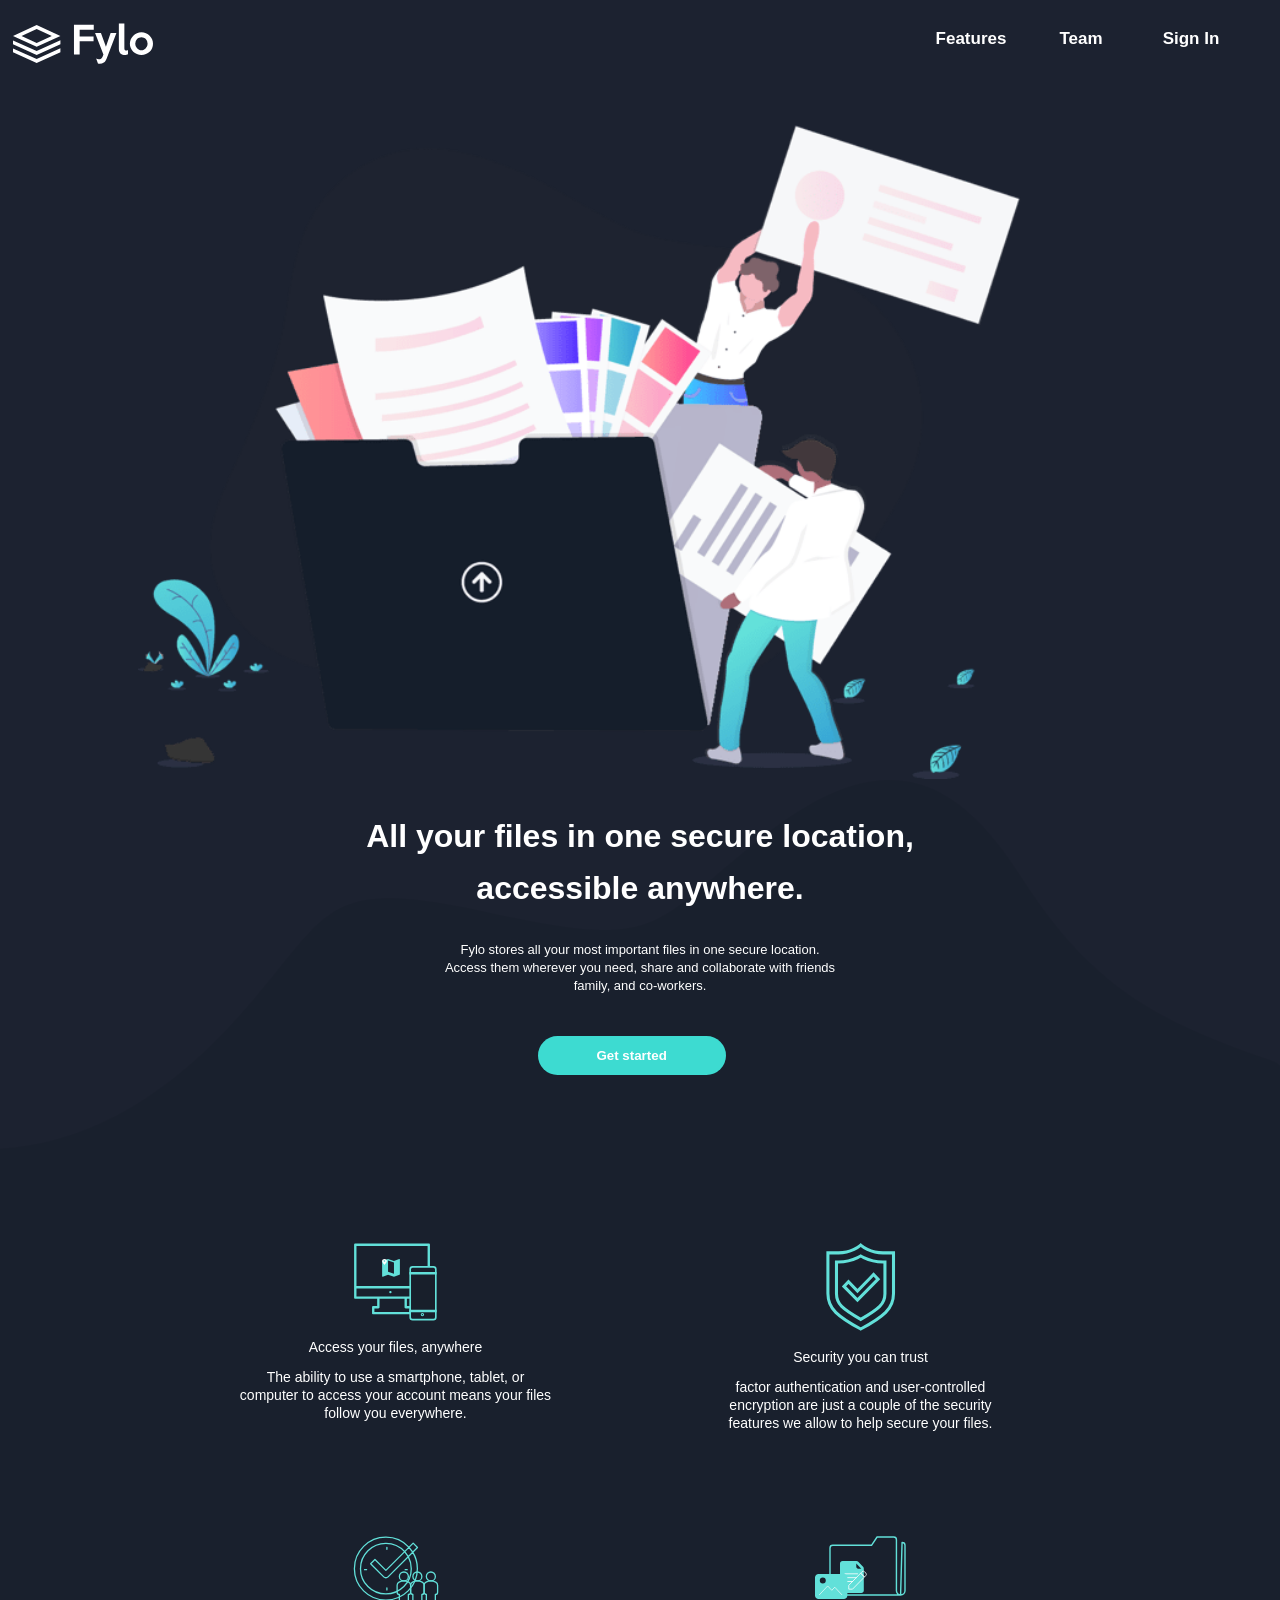
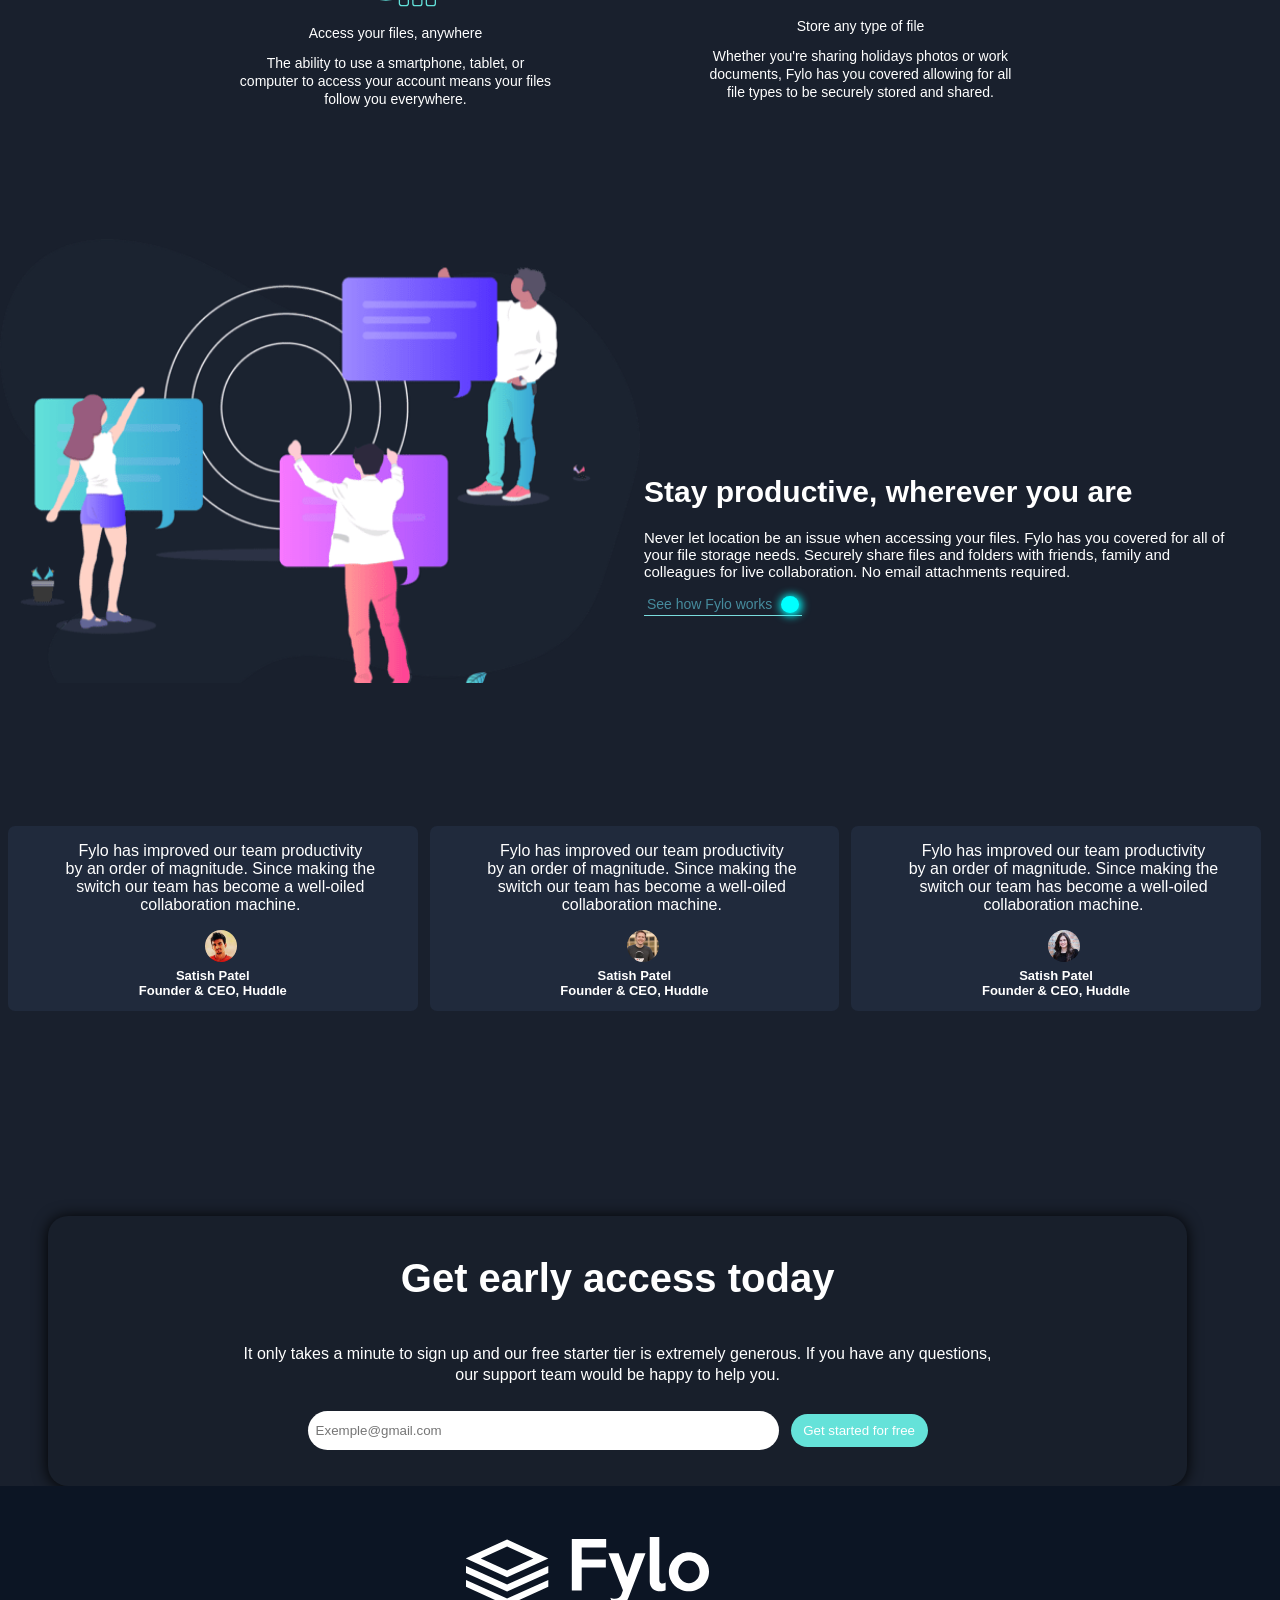
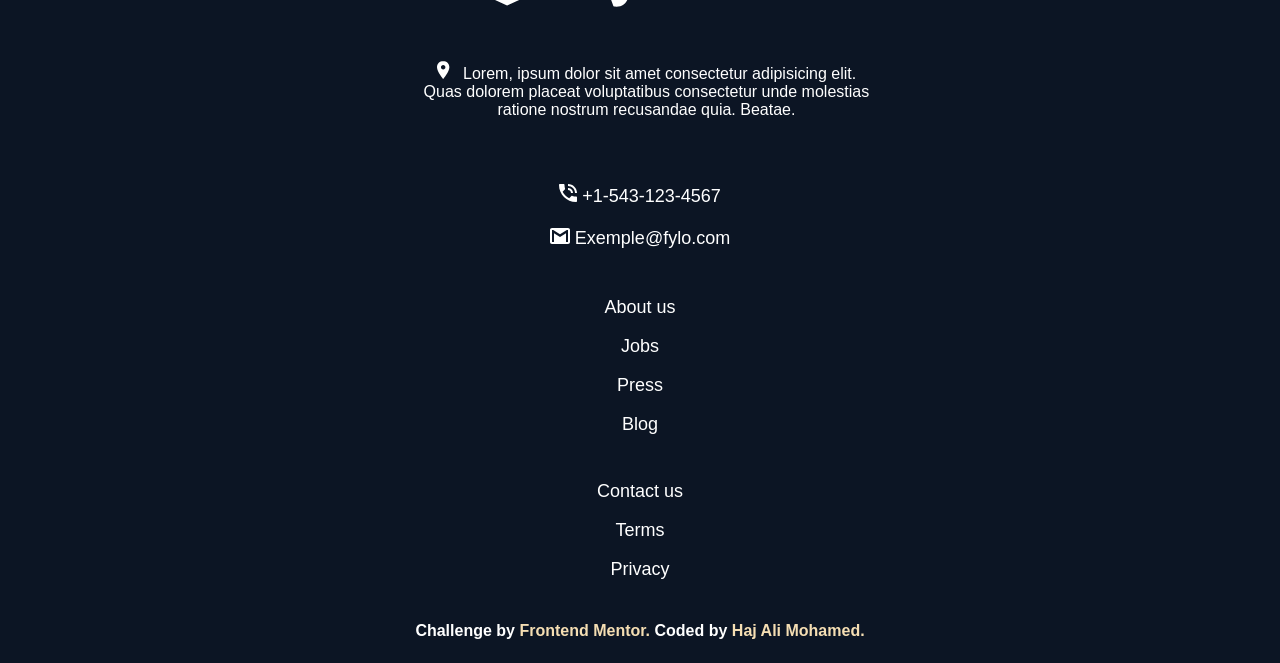
<file: index.html>
<!DOCTYPE html>
<head>
<meta charset="UTF-8">
<meta name="viewport" content="width=device-width, initial-scale=1.0">
<title>  Forth Project </title>
<link rel="stylesheet" href="https://unpkg.com/aos@next/dist/aos.css" />
<link rel="stylesheet" href="css4.css">
</head>
<body>
<div class="head" >
    <span> <img src="logo.svg" class="img1"  data-aos="fade-right" > </span>
    <span><img src="icons8-menu-48.png" class="img2" id="icon"  data-aos="fade-right" > </span>
<nav  data-aos="fade-right">
<ul id="nav"  >
<li> <a href="#"> Features </a> </li>
<li> <a href="#">Team</a> </li>
<li> <a href="#"> Sign In </a> </li>
</ul>
</nav>
</div>

<div class="secondDiv" >   

<img src="illustration-intro.png"  data-aos="fade-down" >
<h1 class="p1"  data-aos="fade-right" >  All your files in one secure location,   </h1>
<h1 class="p2" data-aos="fade-right">  accessible anywhere.    </h1>
<p class="p3" data-aos="fade-right"> Fylo stores all your most important files in one secure location.  </p>
<p class="p4" data-aos="fade-right"> Access them wherever you need, share and collaborate with friends </p>
<p class="p5" data-aos="fade-right"> family, and co-workers. </p>
<form>
<input type="button" value="Get started"  data-aos="fade-right">
</form>
<img src="bg-curvy-desktop.svg" class="img2">
</div>

<div class="thirdDiv">
<div class="bloc1"  data-aos="fade-down"> 
 <img src="icon-access-anywhere.svg">
 <p class="p1"> Access your files, anywhere </p>
 <p class="p2">The ability to use a smartphone, tablet, or </p>
 <p class="p3">computer to access your account means your files</p>
<p class="p4">follow you everywhere. </p>
</div>
<div class="bloc1"  data-aos="fade-down" > 
    <img src="icon-security.svg">
    <p  class="p1"> Security you can trust </p>
    <p class="p2">factor authentication and user-controlled  </p>
    <p class="p3">encryption are just a couple of the security </p>
   <p class="p4">features we allow to help secure your files. </p>
</div>


</div>


<div class="forthDiv">

<div class="bloc2" data-aos="fade-down"> 
    <img src="icon-collaboration.svg">
    <p class="p1"> Access your files, anywhere </p>
    <p class="p2">The ability to use a smartphone, tablet, or </p>
    <p class="p3">computer to access your account means your files</p>
   <p class="p4">follow you everywhere. </p>
</div>
<div class="bloc2" data-aos="fade-down"> 
    <img src="icon-any-file.svg">
    <p class="p1"> Store any type of file </p>
    <p class="p2">Whether you're sharing holidays photos or work </p>
    <p class="p3">documents, Fylo has you covered allowing for all</p>
   <p class="p4">file types to be securely stored and shared.  </p>
</div>

</div>


<div class="fifthDiv">
<img src="illustration-stay-productive.png" class="imgg" data-aos="fade-down">
<div class="bloc3" data-aos="fade-right">
    <h1> Stay productive, wherever you are</h1>
    <p>Never let location be an issue when accessing your files. Fylo has you  covered for all of your file storage needs.
    Securely share files and folders with friends, family and colleagues for live  collaboration. No email attachments required. </p>
    <a href="#"> See how Fylo works <input type="button" > </a>
    </div>

</div>

<div class="sDiv">

<div class="block" data-aos="fade-up"> <p data-aos="fade-right">  Fylo has improved our team productivity<br> by an order of magnitude. Since making the<br> switch our team has become a well-oiled<br> collaboration machine.</p> 
    <img src="profile-1.jpg" data-aos="fade-right">
    <h3 data-aos="fade-right" >Satish Patel <br> Founder & CEO, Huddle </h3>
</div>
<div class="block" data-aos="fade-up"> <p data-aos="fade-right">  Fylo has improved our team productivity<br> by an order of magnitude. Since making the<br> switch our team has become a well-oiled<br> collaboration machine.</p>
    <img src="profile-2.jpg" data-aos="fade-right">
    <h3 data-aos="fade-right">Satish Patel <br> Founder & CEO, Huddle </h3>
</div>
<div class="block" data-aos="fade-up"> <p data-aos="fade-right">  Fylo has improved our team productivity<br> by an order of magnitude. Since making the<br> switch our team has become a well-oiled<br> collaboration machine.</p>
    <img src="profile-3.jpg" data-aos="fade-right"> 
    <h3 data-aos="fade-right" >Satish Patel <br> Founder & CEO, Huddle </h3> 
</div>



<div class="block2" data-aos="fade-right">
    <h1> Get early access today </h1>
    <p class="p1"> It only takes a minute to sign up and our free starter tier is extremely generous. If you have any questions, </p>
    <p class="p2">our support team would be happy to help you. </p>
    <input type="email" placeholder="Exemple@gmail.com" class="input1">
    <input type="button" value="Get started for free" class="input2">
    </div>

</div>


<footer>
<img src="logo.svg" class="logo" data-aos="fade-up">

<div class="container" data-aos="fade-up">
<div class="blocks1">
    
    <p> <img src="icon-location.svg"> &ThickSpace;  Lorem, ipsum dolor sit amet consectetur adipisicing elit. Quas dolorem placeat voluptatibus consectetur unde molestias ratione nostrum recusandae quia. Beatae.</p>

</div>

<div class="blocks2">
    <img src="icon-phone.svg"> <span>  +1-543-123-4567 </span> <br> <br>
    <img src="icon-email.svg"> <span> Exemple@fylo.com </span>
    

</div>



<div class="blocks3">
<p> About us </p>
<p>Jobs</p>
<p>Press </p>    
<p>Blog </p>

</div>

<div class="blocks4" >
<p>Contact us </p>
<p>Terms </p>  
<p>Privacy </p>  
</div>

<div class="blocks5"> 
    <span>Challenge by <a href="https://www.frontendmentor.io">Frontend Mentor.</a> Coded by <a href="https://www.facebook.com/mohamedlhajali.16">Haj Ali Mohamed.</a> </span>
</div>


</div>

    
</footer>


<script src="jscode.js"></script>
<script src="https://unpkg.com/aos@next/dist/aos.js"></script>
<script>
    AOS.init({
        offset:300,
        duration:800,
        once: true,
    });
  </script>

</body>




</html>
</file>
<file: css4.css>
body
{
    box-sizing: border-box;
    margin: 0 ;
}

.head
{
    background-color: #1c2230;
}

.head .img2 {
    margin-left: 108px;
    width: 34px;
    display: none;
}



.head .img1
{
    margin-top: 57px;
margin-left: 35px;
margin-bottom: 10px;
}

.head nav
{
    width: 100%;
    overflow: hidden;
}
.head nav ul
{
    width: 100%;
    margin: 0;
    transition: .7s linear;
    overflow: auto;
    max-height: 0;
    background-color: white;
}

.head nav ul li
{
    width: 100%;
    list-style: none;
    margin-top: 19px;
    margin-left: -40px;
    margin-right: auto;
    margin-bottom: 20px;
    padding: 10px;
    background-color: #fff;
    transition: all .6s linear;

}

.head nav ul li a
{
    text-decoration: none;
    color: #1c2230;
    font-family: arial;
    font-size: 17px;
    transition: all .6s linear;
    font-weight: bold;
}

.head nav ul li:hover
{
background-color: #1c2230 ;
}

.head nav ul li:hover  a
{
color: #fff ;
}


.secondDiv
{
    background-color: #1c2230;
}

.secondDiv img
{
margin-top: 45px;
}

.secondDiv .img2
{
    margin-top: -295px;
    margin-left: 0px;
    width: 100%;
    opacity: 0.5;
    position: relative;
    z-index: 1;
}

.secondDiv .p1
{
    color: white;
    font-family: arial;
    margin-top: 35px;
    position: relative;
    z-index: 2;
}

.secondDiv .p2
{
    color: white;
    font-family: arial;
    margin-top: -6px;
    position: relative;
    z-index: 2;
}

.secondDiv .p3
{
    color: white;
    font-family: arial;
    margin-top: 35px;
    position: relative;
    z-index: 2;
    font-size: 13px;
    margin-bottom: -32px; 
}
.secondDiv .p4
{
    color: white;
    font-family: arial;
    margin-top: 35px;
    position: relative;
    z-index: 2;
    font-size: 13px;
    margin-bottom: -32px; 
}
.secondDiv .p5
{
    color: white;
    font-family: arial;
    margin-top: 35px;
    position: relative;
    z-index: 2;
    font-size: 13px; 
}

.secondDiv input
{
    margin-top: 10px;
    position: relative;
    z-index: 2;
    border: 0px;
    border-radius: 20px;
    background-color: #3ddbd1;
    color: white;
    padding: 8px;
    font-family: arial;
    width: 188px;
    height: 39px;
    font-weight: bold;
    transition: all 0.4s linear;
}


.secondDiv input:hover
{
    transform: scale(1.08,1.08);
    box-shadow: 1px 1px 9px 1px #3ddbd1;
    cursor: pointer;
}


.thirdDiv
{
    background-color: #19202d ;
    margin-top: -4px;
    overflow: auto;
}


.thirdDiv .bloc1
{
    width: 335px;
    font-size: 14px;
    text-align: center;
    display: inline-block;
}






.thirdDiv .p1
{

    color: white;
    font-family: arial;
    margin-bottom: 11px;
}

.thirdDiv .p2
{
 
font-family: arial;
color: white;
margin-bottom: -12px;
}



.thirdDiv .p3
{
    font-family: arial;
color: white;
margin-bottom: -12px;
}
.thirdDiv .p4
{
    font-family: arial;
color: white;
}



.forthDiv
{
    background-color: #19202d ;
    margin-top: -4px;
    overflow: auto;
}

.forthDiv .bloc2
{
    width: 335px;
    margin-top: 54px;
    font-size: 14px;
    text-align: center;
    display: inline-block;
}

.forthDiv .p1
{

    color: white;
    font-family: arial;
    margin-bottom: 11px;
}

.forthDiv .p2
{
 
font-family: arial;
color: white;
margin-bottom: -12px;
}

.forthDiv .p3
{
    font-family: arial;
color: white;
margin-bottom: -12px;
}
.forthDiv .p4
{
    font-family: arial;
color: white;
}


.fifthDiv
{
    background-color: #19202d ;
    margin-top: -4px;
    height: 100%;
}

.fifthDiv .img
{
    width: 651px;
    margin-top: 52px;
    display: inline-block;

}


.fifthDiv .bloc3
{
    background-color: #19202d;
    width: 473px;
    margin-top: 151px;
}

.fifthDiv .bloc3 h1
{
    color: white;
    font-family: arial;
    font-size: 41px;
}

.fifthDiv .bloc3 p
{
    color: white;
    font-family: arial;
    font-size: 16px;
}

.fifthDiv .bloc3 a
{
    color: #468b9d;
    font-family: arial;
    font-size: 14px;
    text-decoration: none;
    border-bottom: 1px solid #7adcdd;
    padding: 3px;
}


.fifthDiv .bloc3 a input
{
    border-radius: 50%;
    background-color: #0ff;
    color: black;
    border: none;
    width: 18px;
    height: 17px;
    box-shadow: 1px 1px 9px 2px #0ff;
    margin-left: 5px;
}


.sDiv
{
    background-color: #19202d;
    position: relative;
    z-index: 2;
    overflow: auto;
}

.sDiv .block
{
    margin-top: 169px;
    background-color: #202a3c;
    width: 320px;
    overflow: auto;
    border-radius: 7px;
}

.sDiv .block p
{
    color: white;
    font-family: arial;
    font-size: 14px;
    margin-left: 15px;
}

.sDiv .block img
{
    width: 32px;
    border-radius: 50%;
    margin-left: 17px;
}

.sDiv h3
{
    font-family: arial;
    font-size: small;
    color: white;
    margin-top: 2px;
}


.sDiv .block2
{
    background-color: #181f2b;
    text-align: center;
    color: white;
    margin-top: 201px;
    border-radius: 20px;
    box-shadow: 0px 1px 15px 0px black;
    overflow: auto;
    position: relative;
z-index: 2;
}


.sDiv .block2 h1
{
    margin-top: 40px;
    font-family: arial;
    font-size: 40px;
    font-weight: bold;
    margin-bottom: 44px;
}

.sDiv .block2 .p1
{
    font-family: arial;
    margin-bottom: -13px ;
}

.sDiv .block2 .p2
{
     font-family: arial;
     margin-bottom: 27px;
}

.sDiv .block2 .input1
{
    border-radius: 40px;
    border: none;
    padding: 8px;
    width: 455px;
    height: 23px;
    margin-bottom: 36px;
}

.sDiv .block2 .input2
{
    background-color: #65e2d9;
    border-radius: 40px;
    color: white;
    border: none;
    height: 33px;
    width: 137px;
    margin-left: 8px;
    transition: all 0.4s linear;
}

.sDiv .block2 .input2:hover
{
    transform: scale(1.08,1.08);
    box-shadow: 1px 1px 9px 1px #3ddbd1;
    cursor: pointer;
}


footer
{
    background-color: #0c1524;
    position: relative;
    z-index: 1;
    height: 726px;
}
footer .logo {
        position: relative;
        left: 26%;
        margin-top: 50px;
}

footer .container 
{
    background-color: #0c1524;
    height: 512px;
 
}

footer .container .blocks1 {
    background-color: #0c1524;
    text-align: center;
    width: 100%;
    color: white;
    font-family: arial;
    height: 96px;
    font-size: 16px;
    margin-top: 50px;
}


footer .container .blocks2 {
    background-color: #0c1524;
    text-align: center;
    width: 100%;
    color: white;
    font-family: arial;
    margin-top: 8px;
    height: 65px;
    font-size: 16px;
}

footer .container .blocks3 {
    background-color: #0c1524;
    text-align: center;
    width: 100%;
    color: white;
    font-family: arial;
    margin-top: 48px;
    height: 136px;
    font-size: 16px;
}

footer .container .blocks4 {
    background-color: #0c1524;
    text-align: center;
    width: 100%;
    color: white;
    font-family: arial;
    height: 99px;
    font-size: 16px;
    margin-top: 42px;
}




footer .container .blocks5 {
    background-color: #0c1524;
    text-align: center;
    width: 100%;
    color: white;
    font-family: arial;
    font-size: 16px;
    margin-right: -61px;
    font-weight: bold;
    margin-top: 42px;
}


footer .container .blocks5 span a{
    color: wheat;
text-decoration: none;
}


@media only screen and (min-width: 300px) and (max-width : 480px) 
{

    body
    {
        margin: 0;
    }

    .head .img1 {
        margin-top: 32px;
        margin-left: 21px;
        margin-bottom: 10px;
        width: 100px;
    }

    .head .img2 {
        width: 34px;
        display: block;
        float: right;
        margin: 31px 20px auto auto;
    }



    .secondDiv img {
        margin-top: 95px;
        width: 100%;
    }

    .secondDiv .p1 {
        color: white;
        font-family: arial;
        margin-top: 76px;
        text-align: center;
        font-size: 20px;
    }

    .secondDiv .p2 {
        color: white;
        font-family: arial;
        text-align: center;
        font-size: 20px;
    }

    .secondDiv .p3 {
        color: white;
        font-family: arial;
        font-size: 20px;
        font-weight: bold;
        text-align: center;
    }

    .secondDiv .p4 {
        color: white;
        font-family: arial;
        margin-top: 53px;
        font-size: 20px;
        text-align: center;
        font-weight: bold;
    }


    .secondDiv .p5 {
        color: white;
        font-family: arial;
        font-size: 20px;
        font-weight: bold;
        text-align: center;
        margin-top: 50px;
        position: relative;
        z-index: 2;
    }

.secondDiv form 
{
    width: 100%;
    text-align: center;
}
    .secondDiv input {
        margin-top: 30px;
    }

    .thirdDiv {
width: 100%;
    }

    .thirdDiv .bloc1 {
        width: 100%;
        font-size: 17px;
        text-align: center;
        margin-top: 123px;
    }

    .forthDiv {
        width: 100%;
    }

    .forthDiv .bloc2 {
        width: 100%;
        font-size: 17px;
        text-align: center;
        margin-top: 123px;
     
    }

    .fifthDiv {
        width: 100%;
        height: 744px;
    }

    .fifthDiv .img {
        width: 100%;
        margin-top: 85px;
    }

    .fifthDiv .imgg
    {
        width: 100%;
        margin-top: 129px;
    }

    .fifthDiv .bloc3 {
        background-color: #19202d;
        width: 100%;
        margin-top: 71px;
        text-align: center;
        height: 285px;
    }
    .fifthDiv .bloc3 h1 {
        font-size: 28px;
    }

    .sDiv .block {
        margin-top: 88px;
        width: 94%;
        margin-left: 8px;
    }

    .sDiv .block2 {
        width: 100%;
    }

    .sDiv .block2 .input1 {

        width: 255px;
        text-align: center;
    }

    .sDiv .block2 .input2 {
        margin-bottom: 20px;
    }

    .sDiv .block2 h1 {
        font-size: 28px;
    }

    .sDiv .block2 .p1 {
        font-size: 16px;
    }

    .sDiv .block2 .p2 {
        font-size: 16px;
    }

    .sDiv h3 {
        font-family: arial;
        font-size: small;
        color: white;
        width: 175px;
        text-align: center;
        display: inline-block;
    }


    .sDiv .block img {
        width: 38px;
        border-radius: 50%;
        position: relative;
    }

    .sDiv .block p {
        color: white;
        font-family: arial;
        font-size: 14px;
        text-align: center;
    }
}


@media only screen and (min-width: 481px) and (max-width : 768px) 
{

    body
    {
        margin: 0;
    }

    .head .img1 {
        margin-top: 32px;
        margin-left: 21px;
        margin-bottom: 10px;
        width: 100px;
    }

    .head .img2 {
        width: 34px;
        display: block;
        float: right;
        margin: 31px 20px auto auto;
    }

    .secondDiv img {
        margin-top: 95px;
        width: 100%;
    }

    .secondDiv .p1 {
        color: white;
        font-family: arial;
        margin-top: 76px;
        text-align: center;
        font-size: 20px;
    }

    .secondDiv .p2 {
        color: white;
        font-family: arial;
        text-align: center;
        font-size: 20px;
    }

    .secondDiv .p3 {
        color: white;
        font-family: arial;
        font-size: 20px;
        font-weight: bold;
        text-align: center;
    }

    .secondDiv .p4 {
        color: white;
        font-family: arial;
        margin-top: 53px;
        font-size: 20px;
        text-align: center;
        font-weight: bold;
    }


    .secondDiv .p5 {
        color: white;
        font-family: arial;
        font-size: 20px;
        font-weight: bold;
        text-align: center;
        margin-top: 50px;
        position: relative;
        z-index: 2;
    }

.secondDiv form 
{
    width: 100%;
    text-align: center;
}
    .secondDiv input {
        margin-top: 30px;
    }

    .thirdDiv {
width: 100%;
    }

    .thirdDiv .bloc1 {
        width: 100%;
        font-size: 17px;
        text-align: center;
        margin-top: 123px;
    }

    .forthDiv {
        width: 100%;
    }

    .forthDiv .bloc2 {
        width: 100%;
        font-size: 17px;
        text-align: center;
        margin-top: 123px;
     
    }

    .fifthDiv {
        width: 100%;
    }

    .fifthDiv .img {
        width: 100%;
        margin-top: 85px;
    }

    .fifthDiv .imgg {
        width: 93%;
        margin-left: 19px;
        margin-top: 200px;
    }

    .fifthDiv .bloc3 {
        background-color: #19202d;
        width: 84%;
        margin-top: 151px;
        text-align: center;
        height: 285px;
        margin-left: 37px;
    }
    .fifthDiv .bloc3 h1 {
        font-size: 28px;
    }

    .sDiv .block {
        margin-top: 88px;
        width: 84%;
        margin-left: 38px;
    }

    .sDiv .block2 {
        width: 86%;
        margin-left: 50px;
    }

    .sDiv .block2 .input1 {

        width: 255px;
        text-align: center;
    }

    .sDiv .block2 .input2 {
        margin-bottom: 20px;
    }

    .sDiv .block2 h1 {
        font-size: 28px;
    }

    .sDiv .block2 .p1 {
        font-size: 16px;
    }

    .sDiv .block2 .p2 {
        font-size: 16px;
    }

    .sDiv h3 {
        font-family: arial;
        font-size: 15px;
        color: white;
        width: 175px;
        text-align: center;
        display: inline-block;
    }


    .sDiv .block img {
        width: 49px;
        border-radius: 50%;
        position: relative;
    }

    .sDiv .block p {
        color: white;
        font-family: arial;
        font-size: 18px;
        text-align: center;
    }

    footer .logo {
        position: relative;
        left: 28%;
        margin-top: 50px;
        
    }
}



@media only screen and (min-width: 769px) and (max-width: 1024px)
{
    .head .img1 {
        margin-top: 23px;
        margin-left: 13px;
        margin-bottom: 10px;
        width: 140px;
    }


    .head nav ul {
        width: 100%;
        margin: 0;
        transition: .7s linear;
        overflow: auto;
        max-height: 400px !important;
        background-color: #1c2230;
    }

    .head nav ul li {
        width: 126px;
        text-align: center;
        display: inline-block;
        background-color: #1c2230;
    }

    .head nav {
        width: 382px;
        float: right;

    }

    .head nav ul li a {
        color: #fff;
    }


    .head nav ul li a:hover
    {
        border-bottom: 1px solid white;
    }

    .secondDiv img {
        width: 61%;
margin-left: 138px;
    }

    .secondDiv .p1
    {
        text-align: center;
    }

    .secondDiv .p2
    {
        text-align: center;
    }

    .secondDiv .p3
    {
        text-align: center;
    }

    .secondDiv .p4
    {
        text-align: center;
    }

    .secondDiv .p5
    {
        text-align: center;
    }

   .secondDiv form input
   {
    position: relative;
    left: 38%;
    margin: auto;
    margin-top: 30px;
   }

   .thirdDiv {
    overflow: auto;
    display: flex;
    justify-content: center;
}

.thirdDiv .bloc1 {
    margin-top: 63px;
    margin-right: 77px;
margin-left: 53px;
}


.forthDiv {
    display: flex;
    justify-content: center;
}

.forthDiv .bloc2 {
    margin-top: 95px;
    margin-right: 77px;
margin-left: 53px;
}

.fifthDiv
{
    height: 566px;
}

.fifthDiv .imgg {
    margin-top: 200px;
    width: 50%;
}

.fifthDiv .bloc3 {
    background-color: #19202d;
    width: 47%;
    margin-top: 151px;
    display: inline-block;
}

.fifthDiv .bloc3 h1 {
    font-size: 30px;
}

.fifthDiv .bloc3 p {
    font-size: 15px;
}


.sDiv .block {
    margin-top: 143px;
    width: 43%;
    margin-left: 263px;
    text-align: center;
}

.sDiv .block p {
    font-size: 16px;
}

.sDiv .block2 {
    width: 89%;
    margin-left: 48px;
}

footer
{
    height:777px;
}

footer .logo {
    margin-top: 50px;
    width: 26%;
    margin-left: 83px;
}

footer .container .blocks1 {
    width: 35%;
    position: relative;
    left: 33%;
}


footer .container .blocks2 {
    margin-top: 27px;
    font-size: 18px;
}

footer .container .blocks3 {
    font-size: 18px;
}

footer .container .blocks4 {
    font-size: 18px;
    margin-top: 48px;
}


}






@media only screen and (min-width: 1025px) and (max-width: 1440px)
{
    .head .img1 {
        margin-top: 23px;
        margin-left: 13px;
        margin-bottom: 10px;
        width: 140px;
    }


    .head nav ul {
        width: 100%;
        margin: 0;
        transition: .7s linear;
        overflow: auto;
        max-height: 400px !important;
        background-color: #1c2230;
    }

    .head nav ul li {
        width: 126px;
        text-align: center;
        display: inline-block;
        background-color: #1c2230;
    }

    .head nav {
        width: 382px;
        float: right;

    }

    .head nav ul li a {
        color: #fff;
    }


    .head nav ul li a:hover
    {
        border-bottom: 1px solid white;
    }

    .secondDiv img {
        width: 69%;
        margin-left: 138px;
    }

    .secondDiv .p1
    {
        text-align: center;
    }

    .secondDiv .p2
    {
        text-align: center;
    }

    .secondDiv .p3
    {
        text-align: center;
    }

    .secondDiv .p4
    {
        text-align: center;
    }

    .secondDiv .p5
    {
        text-align: center;
    }

   .secondDiv form input
   {
    position: relative;
    left: 42%;
    margin: auto;
    margin-top: 30px;
   }

   .thirdDiv {
    overflow: auto;
    display: flex;
    justify-content: center;
}

.thirdDiv .bloc1 {
    margin-top: 63px;
    margin-right: 77px;
margin-left: 53px;
}


.forthDiv {
    display: flex;
    justify-content: center;
}

.forthDiv .bloc2 {
    margin-top: 95px;
    margin-right: 77px;
margin-left: 53px;
}

.fifthDiv
{
    height: 566px;
}

.fifthDiv .imgg {
    margin-top: 122px;
    width: 50%;
}

.fifthDiv .bloc3 {
    background-color: #19202d;
    width: 47%;
    margin-top: 151px;
    display: inline-block;
    position: relative;
    bottom: 20%;
}

.fifthDiv .bloc3 h1 {
    font-size: 30px;
}

.fifthDiv .bloc3 p {
    font-size: 15px;
}


.sDiv .block {
    margin-top: 143px;
    width: 32%;
    margin-left: 8px;
    text-align: center;
    display: inline-block;
}

.sDiv .block p {
    font-size: 16px;
}

.sDiv .block2 {
    width: 89%;
    margin-left: 48px;
}

footer
{
    height:777px;
}

footer .logo {
    margin-top: 50px;
    width: 19%;
    margin-left: 133px;
}

footer .container .blocks1 {
    width: 35%;
    position: relative;
    left: 33%;
}


footer .container .blocks2 {
    margin-top: 27px;
    font-size: 18px;
}

footer .container .blocks3 {
    font-size: 18px;
}

footer .container .blocks4 {
    font-size: 18px;
    margin-top: 48px;
}


}
</file>
